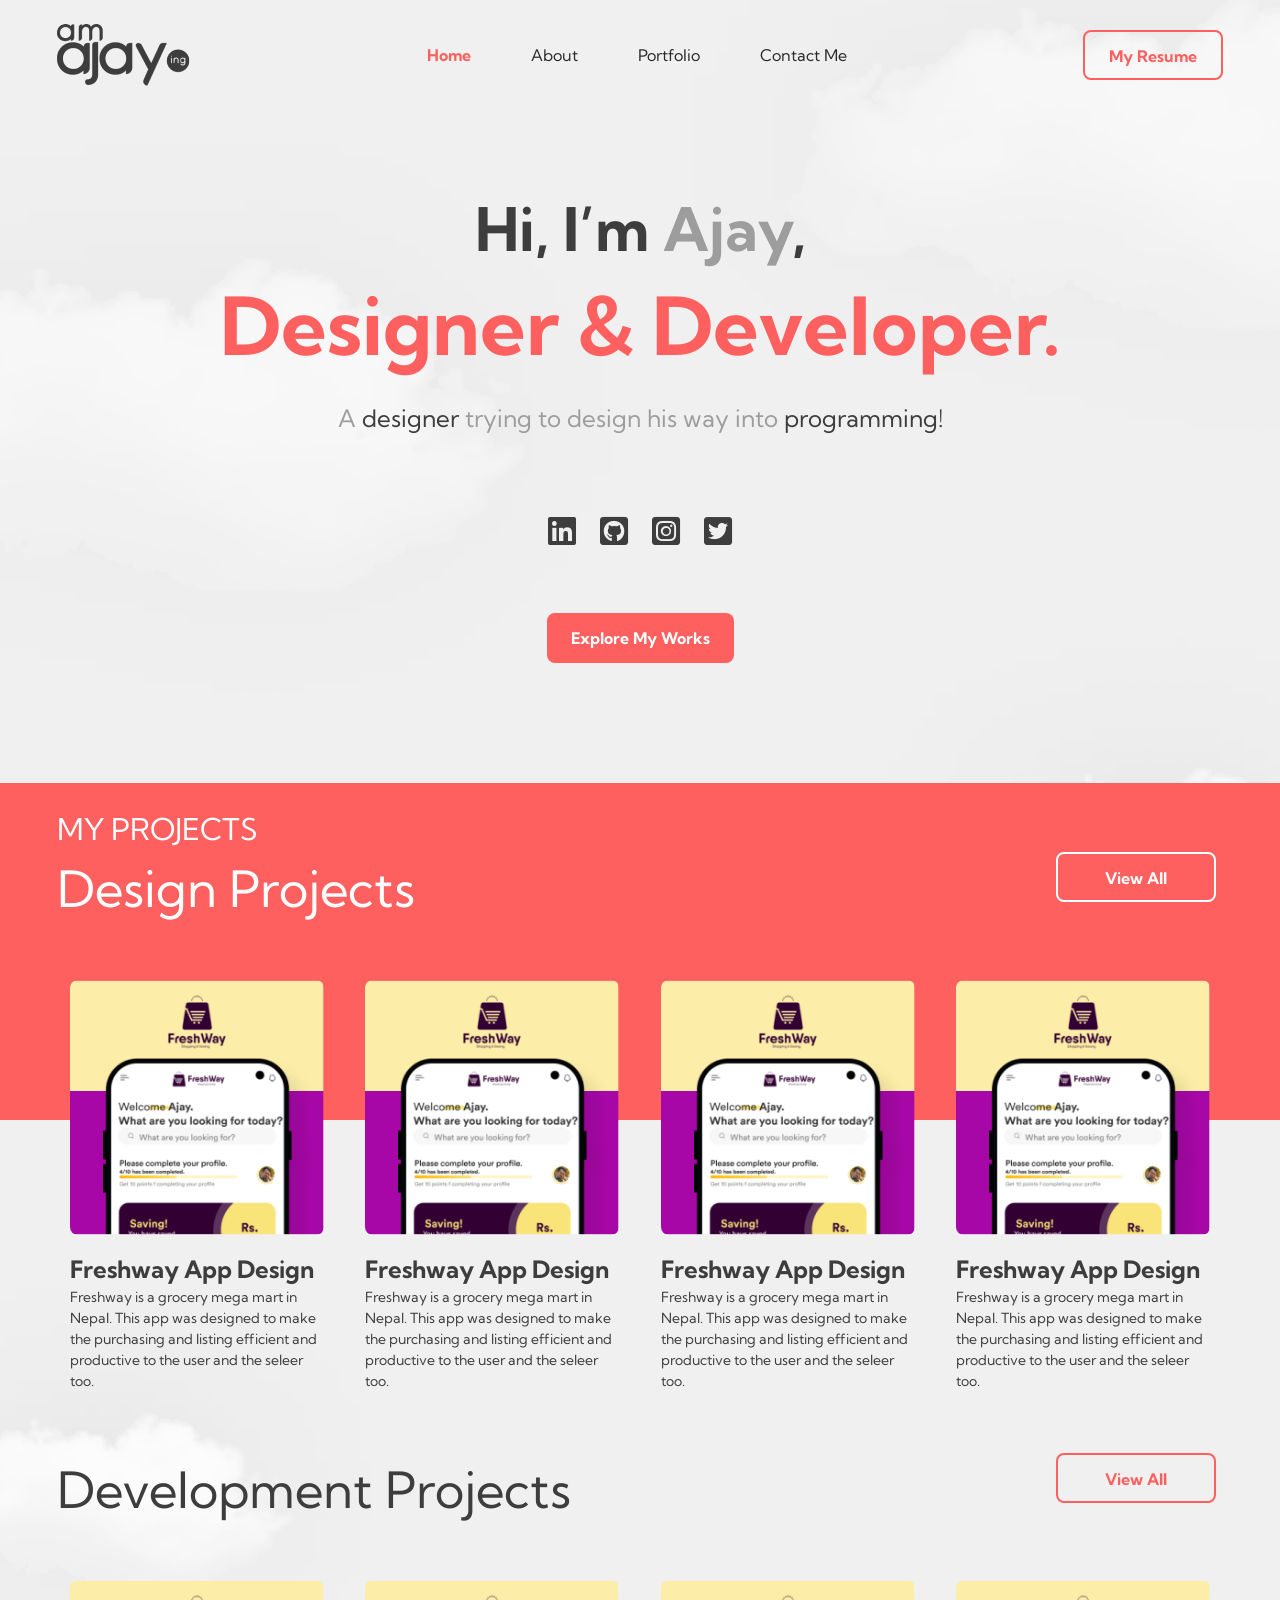
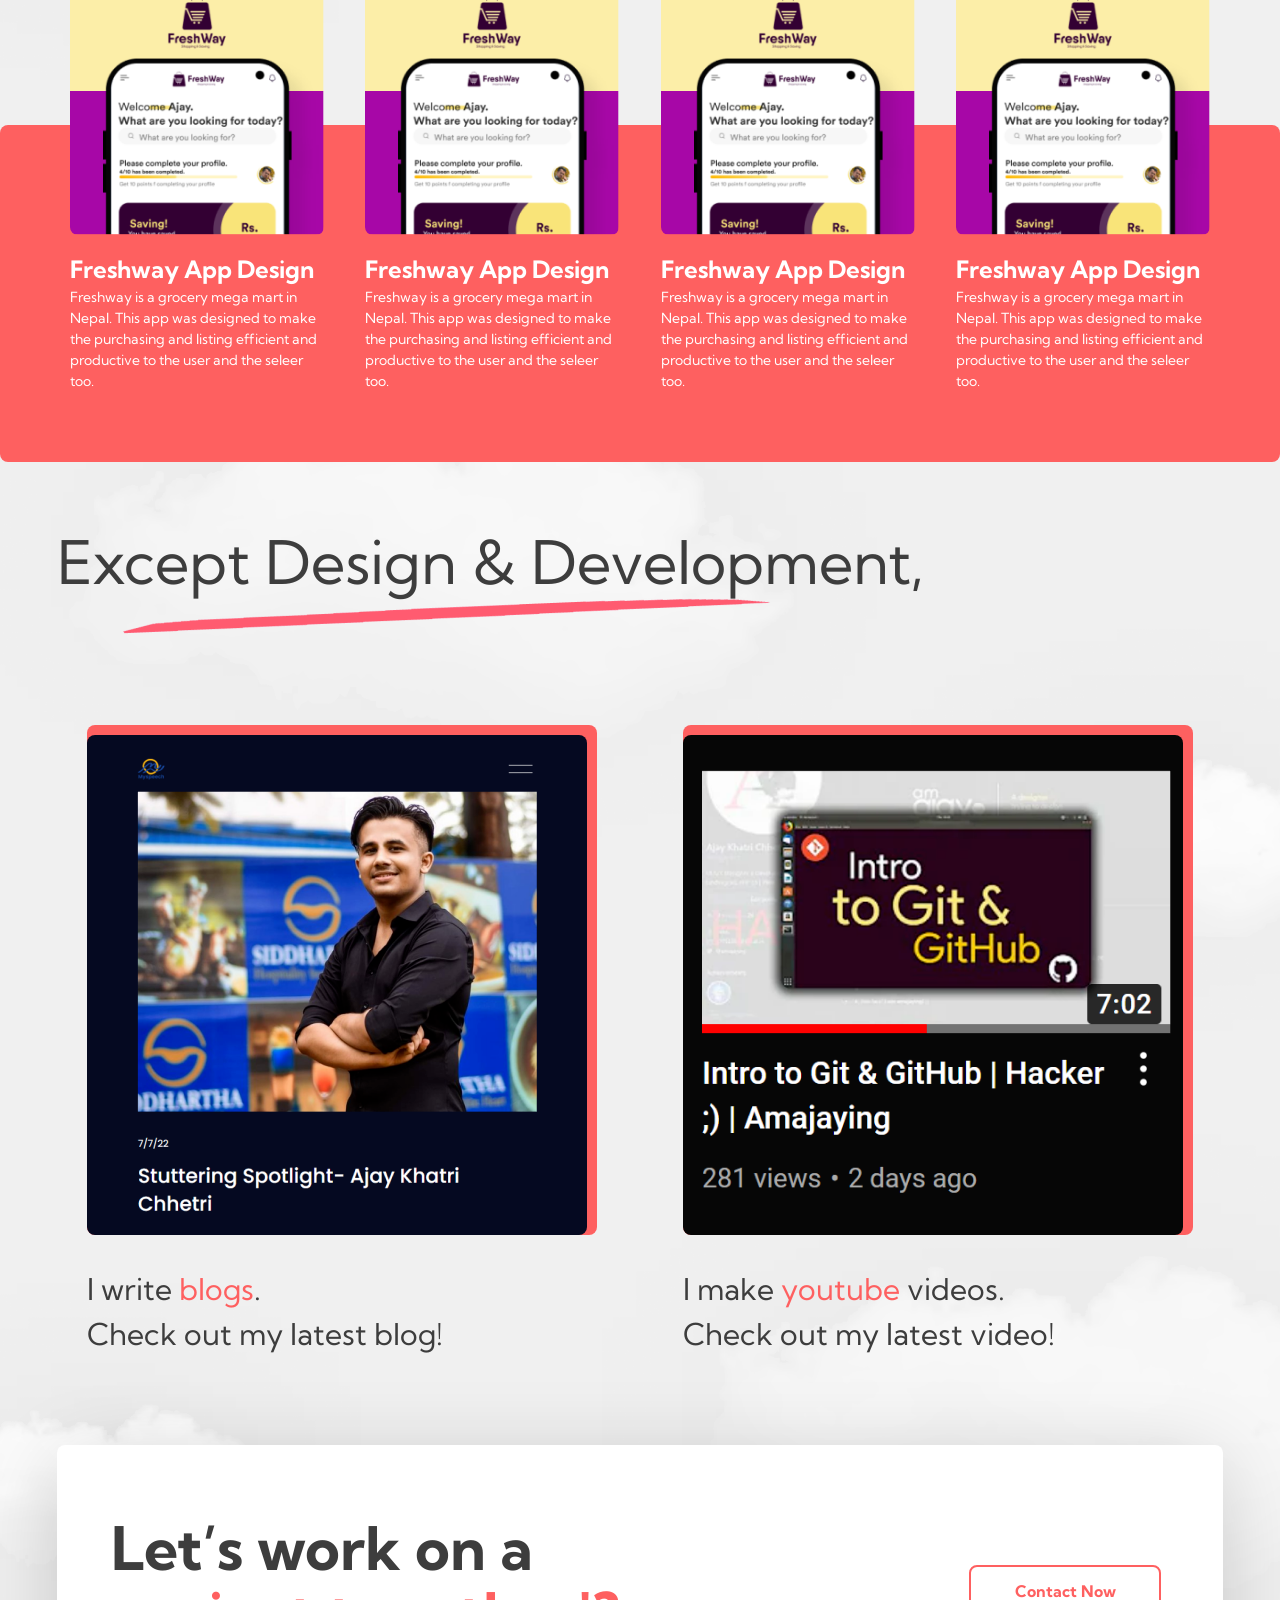
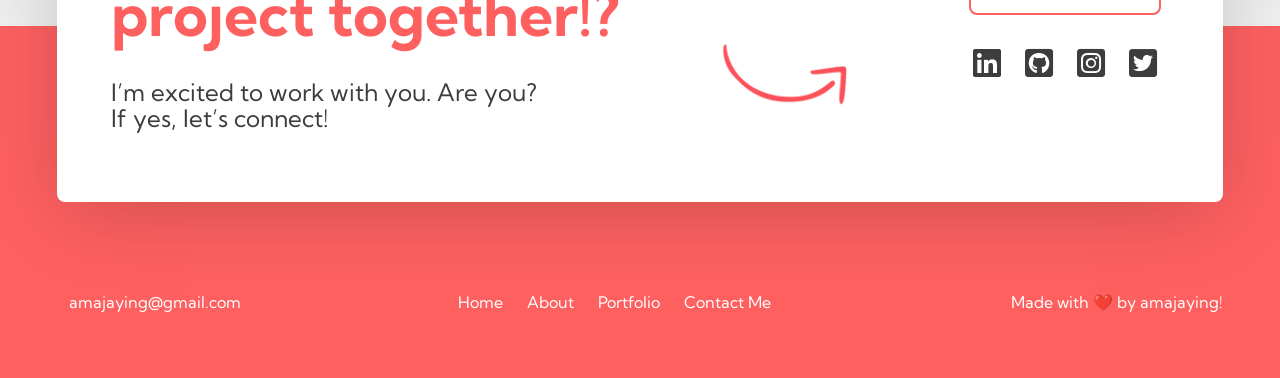
<file: index2.html>
<!DOCTYPE html>
<html lang="en">

<head>
    <meta charset="UTF-8">
    <meta http-equiv="X-UA-Compatible" content="IE=edge">
    <meta name="viewport" content="width=device-width, initial-scale=1.0">
    <link rel="stylesheet" href="css/style.css">
    <link rel="stylesheet" href="css/utility.css">
    <link rel="stylesheet" href="css/all.min.css">
    <title>Hi, I'm amajaying!</title>
</head>

<body>
    <header class="primary-header">
        <div class="container flex justify-between  mx-auto">
            <a href="#" class="item-center flex"><img src="img/header-logo.png" alt="Amajaying"></a>
            <nav class="primary-navigation flex">
                <ul role="list" class="flex navbar item-center">
                    <li><a href="#" class="active">Home</a></li>
                    <li><a href="#">About</a></li>
                    <li><a href="#">Portfolio</a></li>
                    <li><a href="#">Contact Me</a></li>
                </ul>
            </nav>
            <div class="flex item-center">
                <button class="button-outline resume bold item-center">My Resume</button>
            </div>
        </div>
    </header>
    <main>
        <section>
            <!-- <img src="img/cloud-left.png" alt="cloud" class="cloud right"> -->
            <!-- <img src="img/cloud-right.png" alt="cloud" class="cloud"> -->
            <div class="container item-center flex justify-center hero">
                <h2 class="fs-60 bold">Hi, I’m <span class="light-gray-text">Ajay</span>,</h2>
                <h1 class="fs-80 bold red-text line-height-100">Designer & Developer.</h1>
                <p class="fs-30"><span class="light-gray-text">A </span> designer <span class="light-gray-text">trying to design his way into </span>programming!</p>
                <ul role="list" class="socials flex margin-top-2rem">
                    <li>
                        <a href="#"><i class="margin-lr fa-brands fa-2x fa-linkedin"></i></a>
                    </li>
                    <li>
                        <a href="#"><i class="margin-lr fa-brands fa-2x fa-square-github"></i></a>
                    </li>
                    <li>
                        <a href="#"><i class="margin-lr fa-brands fa-2x fa-square-instagram"></i></a>
                    </li>
                    <li>
                        <a href="#"><i class="margin-lr fa-brands fa-2x fa-square-twitter"></i></a>
                    </li>
                </ul>
                <button class="button bold margin-top-1rem">
                    <span>
                    Explore My Works
                    </span>
                </button>
            </div>
        </section>
        <section>
            <div class="red-bg backred absolute"></div>
            <div class="container margin-top-6rem">

                <h2 class="fs-30 text-white">MY PROJECTS</h2>
                <div class="even-columns-two ">
                    <div>
                        <h2 class="sub-head fs-50 text-white">Design Projects</h2>
                    </div>
                    <div>
                        <button class="button button1 button-outline-white bold"><span>View All</span></button>
                    </div>
                </div>

                <div class="even-columns projects">
                    <div class="project-box">
                        <img src="img/thumbnail.png" alt="thumbnail">
                        <h1 class="fs-24 margin-top-1rem">Freshway App Design</h1>
                        <p class="fs-14">Freshway is a grocery mega mart in Nepal. This app was designed to make the purchasing and listing efficient and productive to the user and the seleer too.</p>
                    </div>

                    <div class="project-box">
                        <img src="img/thumbnail.png" alt="thumbnail">
                        <h1 class="fs-24 margin-top-1rem">Freshway App Design</h1>
                        <p class="fs-14">Freshway is a grocery mega mart in Nepal. This app was designed to make the purchasing and listing efficient and productive to the user and the seleer too.</p>
                    </div>

                    <div class="project-box">
                        <img src="img/thumbnail.png" alt="thumbnail">
                        <h1 class="fs-24 margin-top-1rem">Freshway App Design</h1>
                        <p class="fs-14">Freshway is a grocery mega mart in Nepal. This app was designed to make the purchasing and listing efficient and productive to the user and the seleer too.</p>
                    </div>

                    <div class="project-box">
                        <img src="img/thumbnail.png" alt="thumbnail">
                        <h1 class="fs-24 margin-top-1rem">Freshway App Design</h1>
                        <p class="fs-14">Freshway is a grocery mega mart in Nepal. This app was designed to make the purchasing and listing efficient and productive to the user and the seleer too.</p>
                    </div>

                </div>
            </div>
        </section>
        <section>

            <div class="container">
                <div class="even-columns-two">
                    <div>
                        <h2 class="fs-50 sub-head">Development Projects</h2>
                    </div>
                    <div>
                        <button class="button2 button button-outline bold"><span>View All</span></button>
                    </div>
                </div>
                <div class="even-columns projects">
                    <div class="project-box">
                        <img src="img/thumbnail.png" alt="thumbnail">
                        <h1 class="fs-24 text-white margin-top-1rem">Freshway App Design</h1>
                        <p class="fs-14 text-white">Freshway is a grocery mega mart in Nepal. This app was designed to make the purchasing and listing efficient and productive to the user and the seleer too.</p>
                    </div>

                    <div class="project-box">
                        <img src="img/thumbnail.png" alt="thumbnail">
                        <h1 class="fs-24 text-white margin-top-1rem">Freshway App Design</h1>
                        <p class="fs-14 text-white">Freshway is a grocery mega mart in Nepal. This app was designed to make the purchasing and listing efficient and productive to the user and the seleer too.</p>
                    </div>

                    <div class="project-box">
                        <img src="img/thumbnail.png" alt="thumbnail">
                        <h1 class="fs-24 text-white margin-top-1rem">Freshway App Design</h1>
                        <p class="fs-14 text-white">Freshway is a grocery mega mart in Nepal. This app was designed to make the purchasing and listing efficient and productive to the user and the seleer too.</p>
                    </div>

                    <div class="project-box">
                        <img src="img/thumbnail.png" alt="thumbnail">
                        <h1 class="fs-24 text-white margin-top-1rem">Freshway App Design</h1>
                        <p class="fs-14 text-white">Freshway is a grocery mega mart in Nepal. This app was designed to make the purchasing and listing efficient and productive to the user and the seleer too.</p>
                    </div>

                </div>
            </div>
            <div class="red-bg backred-down absolute "></div>
        </section>

        <section>
            <div class="container margin-top-4rem">
                <h1 class="fs-60">
                    Except Design & Development,
                </h1>
                <img class="line-up" src="img/line.png" alt="line">
                <div class="even-columns-three">
                    <div class="except-box">
                        <div class="thumbnail red-bg overlay">
                            <img src="img/blog.png" alt="blog">
                        </div>
                        <div class="text">
                            <p class="fs-30 margin-top-2rem">I write <span class="red-text">blogs</span>.<br>Check out my latest blog!</p>
                        </div>
                    </div>

                    <div class="except-box">
                        <div class="red-bg thumbnail overlay">
                            <img src=" img/youtube.png " alt="youtube ">
                        </div>
                        <div class="text ">
                            <p class="fs-30 margin-top-2rem">I make <span class="red-text">youtube</span> videos.<br>Check out my latest video!</p>
                        </div>
                    </div>

                </div>
            </div>
        </section>
        <section>
            <div class="container contact-now margin-top-4rem">
                <img class="curved-line" src="img/curved-line.png" alt="curved-line">
                <div class="even-columns-four">
                    <div class="left ">
                        <h1 class="fs-60 bold line-height-100">Let’s work on a <span class="red-text">project together!?</span></h1>
                        <h3 class="fs-24 margin-top-2rem line-height-100">I’m excited to work with you. Are you?<br>If yes, let’s connect!</h3>
                    </div>
                    <div class="right flex">
                        <button class="bold contact-button button button2 button-outline"><span>Contact Now</span></button>
                        <ul role="list " class="socials flex margin-top-2rem">
                            <li>
                                <a href="# "><i class="fa-brands margin-lr1 fa-2x fa-linkedin "></i></a>
                            </li>
                            <li>
                                <a href="# "><i class="fa-brands margin-lr1 fa-2x fa-square-github "></i></a>
                            </li>
                            <li>
                                <a href="# "><i class="fa-brands margin-lr1 fa-2x fa-square-instagram "></i></a>
                            </li>
                            <li>
                                <a href="# "><i class="fa-brands margin-lr1 fa-2x fa-square-twitter "></i></a>
                            </li>
                        </ul>


                    </div>
                </div>
            </div>
        </section>
    </main>
    <footer>
        <div class="red-bg backred absolute footer"></div>
        <div class="container ">
            <div class="even-columns-five margin-top-4rem flex justify-between">

                <p class="fs-16 width-20 text-white margin-lr1 email">amajaying@gmail.com</p>

                <div>
                    <ul role="list " class="nav-list footer-nav flex">
                        <li><a href="# " class="text-white margin-lr1">Home</a></li>
                        <li><a href="# " class="text-white margin-lr1">About</a></li>
                        <li><a href="# " class="text-white margin-lr1">Portfolio</a></li>
                        <li><a href="# " class="text-white margin-lr1">Contact Me</a></li>
                    </ul>
                </div>

                <p class="fs-16 width-80 flex madewith text-white">Made with ❤️ by amajaying!</p>

            </div>
        </div>
    </footer>
</body>

</html>
</file>
<file: css/style.css>
/* Box sizing rules */

*,
*::before,
*::after {
    box-sizing: border-box;
}


/* Remove default margin */

* {
    margin: 0;
    padding: 0;
    font: inherit;
}


/* Remove list styles on ul, ol elements with a list role, which suggests default styling will be removed */

ul[role='list'],
ol[role='list'] {
    list-style: none;
}


/* Set core root defaults */

html:focus-within {
    scroll-behavior: smooth;
}


/* Set core body defaults */

html,
body {
    height: 100%;
}

body {
    text-rendering: optimizeSpeed;
    line-height: 1.5;
}


/* A elements that don't have a class get default styles */

a:not([class]) {
    text-decoration-skip-ink: auto;
}


/* Make images easier to work with */

img,
picture,
svg {
    max-width: 100%;
    display: block;
}


/* Remove all animations, transitions and smooth scroll for people that prefer not to see them */

@media (prefers-reduced-motion: reduce) {
    html:focus-within {
        scroll-behavior: auto;
    }
    *,
    *::before,
    *::after {
        animation-duration: 0.01ms !important;
        animation-iteration-count: 1 !important;
        transition-duration: 0.01ms !important;
        scroll-behavior: auto !important;
    }
}

main .hero {
    flex-direction: column;
}
</file>
<file: css/utility.css>
@import url('https://fonts.googleapis.com/css2?family=Kumbh+Sans:wght@100;200;300;400;500;600;700;800;900&display=swap');
:root {
    --primary-red: #FE6060;
    --primary-dark: #3D3D3D;
    --light-gray: #9D9D9D;
    --white: #FFFFFF;
    --ff: 'Kumbh Sans', sans-serif;
    --ff-body: var(--ff);
    /* font size */
    --fs-80: 5rem;
    --fs-60: 3.75rem;
    --fs-55: 3.4375rem;
    --fs-50: 3.125rem;
    --fs-30: 1.875rem;
    --fs-24: 1.5rem;
    --fs-18: 1.125rem;
    --fs-16: 1rem;
    --fs-14: 0.875rem;
    --fs-12: 0.75rem;
    --fs-button: var(--fs-24);
}

@media screen and (max-width:1000px) {
     :root {
        --fs-80: 3.125rem;
        /* 50 */
        --fs-60: 1.875rem;
        /* 30 */
        --fs-30: 1.125rem;
        /* 18 */
        --fs-50: 1.25rem;
        /* 20 */
        --fs-24: 0.875rem;
        /* 14 */
        --fs-14: 0.75rem;
        /* 12 */
    }
}


/* Utility Classes */

.mx-auto {
    margin-left: auto;
    margin-right: auto;
}

.cloud {
    position: absolute;
    z-index: -5;
    /* display: none; */
}

* {
    font-family: var(--ff-body);
    color: var(--primary-dark);
    border-radius: 8px;
}

body {
    /* background: #F5F5F5; */
    background-image: url(/img/background.png);
    background-repeat: no-repeat;
    background-size: cover;
}

a {
    text-decoration: none;
    color: #292929;
}

.active {
    font-weight: bold;
    color: #FE6060;
}

.item-center {
    align-items: center;
}

.fs-80 {
    font-size: var(--fs-80);
}

.fs-60 {
    font-size: var(--fs-60);
}

.fs-55 {
    font-size: var(--fs-55);
}

.fs-50 {
    font-size: var(--fs-50);
}

.fs-30 {
    font-size: var(--fs-30);
}

.fs-24 {
    font-size: var(--fs-24);
}

.fs-18 {
    font-size: var(--fs-18);
}

.fs-16 {
    font-size: var(--fs-16);
}

.fs-14 {
    font-size: var(--fs-14);
}

.fs-12 {
    font-size: var(--fs-12);
}

.red-bg {
    background-color: var(--primary-red);
}

.red-text {
    color: var(--primary-red);
}

.dark-text {
    color: var(--primary-dark);
}

.light-gray-text {
    color: var(--light-gray);
}

.white-text {
    color: var(--white);
}

.margin-lr {
    margin: 50px 12px;
}

.margin-lr1 {
    margin: 0 12px;
}

.bold {
    font-weight: 700;
}

.absolute {
    position: absolute;
}

.email {
    justify-content: flex-start;
}

.madewith {
    justify-content: flex-end;
}

.backred {
    width: 100%;
    height: 337px;
    /* left: 0px;
    top: 902px; */
    background: #FE6060;
    z-index: -5;
    border-radius: 0 !important;
}

.backred-down {
    width: 100%;
    height: 337px;
    /* left: 0px;
    top: 902px; */
    background: #FE6060;
    z-index: -5;
    margin-top: -19rem;
}

.line-up {
    margin-top: -3.5rem;
    margin-left: 2.5rem;
    margin-bottom: 4rem;
}

.line-height-100 {
    line-height: 110%;
}

.justify-between {
    justify-content: space-between;
}

.flex {
    display: flex;
}

.container {
    --max-width: 1166px;
    --padding: 2.18rem;
    width: min(var(--max-width), 100% - (var(--padding)*2));
    margin-inline: auto;
    padding-block: 1.5rem;
}

.margin-top-6rem {
    margin-top: 6rem;
}

.margin-top-4rem {
    margin-top: 4rem;
}

.margin-top-2rem {
    margin-top: 2rem;
}

.margin-top-1rem {
    margin-top: 1rem;
}

.even-columns {
    margin-top: 2.5rem;
    display: grid;
    gap: 1rem;
    grid-template-columns: 1fr 1fr 1fr 1fr;
}

.even-columns-two {
    display: grid;
    grid-template-columns: 6fr 1fr;
}

.even-columns-three {
    display: grid;
    grid-template-columns: 2fr 2fr;
    gap: 5.375rem;
    padding: 0 1.875rem;
    width: 100%;
}

.even-columns-four {
    display: grid;
    padding: 2.875rem 3.375rem;
    grid-template-columns: 6fr 1fr;
}

.even-columns-five {
    display: grid;
    grid-template-columns: 1fr 1fr 1fr;
}

.even-columns-four .left {
    max-width: 32rem;
}

.even-columns-four .right {
    display: flex;
    justify-content: center;
    align-items: center;
    flex-direction: column;
}

.contact-now {
    position: relative;
    background: #FFFFFF;
    box-shadow: 0px 13px 80px -8px rgba(0, 0, 0, 0.2);
}

.curved-line {
    position: absolute;
    left: 40rem;
    top: 11rem;
    width: 15%;
}

li {
    list-style: none;
}

.footer {
    margin-top: -11rem;
    height: 22rem !important;
}

@media (min-width: 50em) {
    .even-columns {
        grid-auto-flow: column;
        grid-auto-columns: 1fr;
    }
}

@media screen and (max-width:700px) {
    /* add mobile version here */
    .sub-head {
        font-weight: 600;
        font-size: 30px !important;
    }
    .even-columns-three {
        display: grid;
        grid-template-columns: 2fr 2fr;
        gap: 2rem;
        padding: 0;
        width: 100%;
    }
    .width-20 {
        width: 20%;
    }
    .width-80 {
        width: 80%;
    }
    .footer-nav {
        display: none;
    }
    .curved-line {
        display: none;
    }
    .navbar,
    .resume {
        display: none;
    }
    .even-columns {
        text-align: center;
        width: 100%;
        grid-template-columns: 1fr 1fr;
    }
    .backred {
        height: 35%;
    }
    .backred-down {
        height: 100%;
        margin-top: -40rem;
    }
    .project-box {
        display: flex;
        flex-direction: column;
    }
    .project-box h1 {
        font-weight: bold;
        font-size: var(--fs-18);
    }
    .project-box img {
        padding: 0;
    }
    .line-up {
        margin-top: -2rem;
        width: 50%;
    }
}


/* buttons */

.button {
    padding: 12px 24px;
    background: #FE6060;
    height: 3.125rem;
    min-width: 10rem;
    border: none;
}

.button span {
    color: var(--white);
    font-size: var(--fs-16);
}

.button-outline {
    padding: 12px 24px;
    background-color: transparent;
    border: 2px solid #FE6060;
    height: 3.125rem;
    /* min-width: 10rem; */
    color: var(--primary-red);
    font-size: var(--fs-16);
    transition: .5s;
}

.contact-button {
    width: 12rem;
}

.button-outline:hover {
    cursor: pointer;
    background: #FE6060;
    color: var(--white);
    transition: .1s ease-in-out;
}

.button-outline-white {
    padding: 12px 24px;
    background-color: transparent;
    border: 2px solid var(--white);
    height: 3.125rem;
    min-width: 10rem;
    color: var(--white);
    font-size: var(--fs-16);
}

.button2 span {
    color: var(--primary-red) !important;
}

.text-white {
    color: white !important;
}

.button span {
    display: inline-block;
    position: relative;
    transition: 0.5s;
    /* color: var(--primary-red); */
}

.button span:after {
    content: '\00bb';
    position: absolute;
    opacity: 0;
    top: 0;
    right: -20px;
    transition: 0.5s;
}

.button:hover {
    background-color: transparent;
    border: 2px solid #FE6060;
    transition: 0.1s ease-in-out;
    cursor: pointer;
}

.button1:hover {
    background-color: transparent;
    border: 2px solid var(--white);
    transition: 0.1s ease-in-out;
    cursor: pointer;
}

.button:hover span {
    padding-right: 25px;
    color: var(--primary-red);
}

.button1:hover span {
    padding-right: 25px;
    color: var(--white);
}

.button:hover span:after {
    opacity: 1;
    right: 0;
    color: var(--primary-red);
}

.button1:hover span:after {
    opacity: 1;
    right: 0;
    color: var(--white);
}

.navbar li {
    list-style: none;
    margin: 0 30px;
    font-size: var(--fs-16);
}

.navbar li a:hover {
    color: #FE6060;
    transition: ease .2s;
}

.socials li a i {
    transition: .5s;
}

.socials li a:hover i {
    color: var(--primary-red);
    transition: .1s ease-in-out;
}

main .hero h2 {
    margin-top: 3.125rem;
    font-size: var(--fs-60);
}

main .hero h1 {
    margin-top: .5rem;
    font-size: var(--fs-80);
    text-align: center;
}

main .hero p {
    margin-top: 34px;
    font-weight: 400;
    font-size: 1.5rem;
    line-height: 122.9%;
    text-align: center;
}

.overlay {
    padding-top: .625rem;
}

.project-box {
    padding: .8rem;
    transition: .5s;
    align-items: center;
}

.project-box h1 {
    font-weight: bold;
}

.project-box:hover {
    scale: 1.08;
    box-shadow: 0px 13px 80px -8px rgba(0, 0, 0, 0.2);
    transition: .2s ease-in-out;
    cursor: pointer;
}

.thumbnail {
    transition: .5s;
}

.thumbnail:hover {
    scale: 1.05;
    transition: .2s ease-in-out;
    cursor: pointer;
}
</file>
